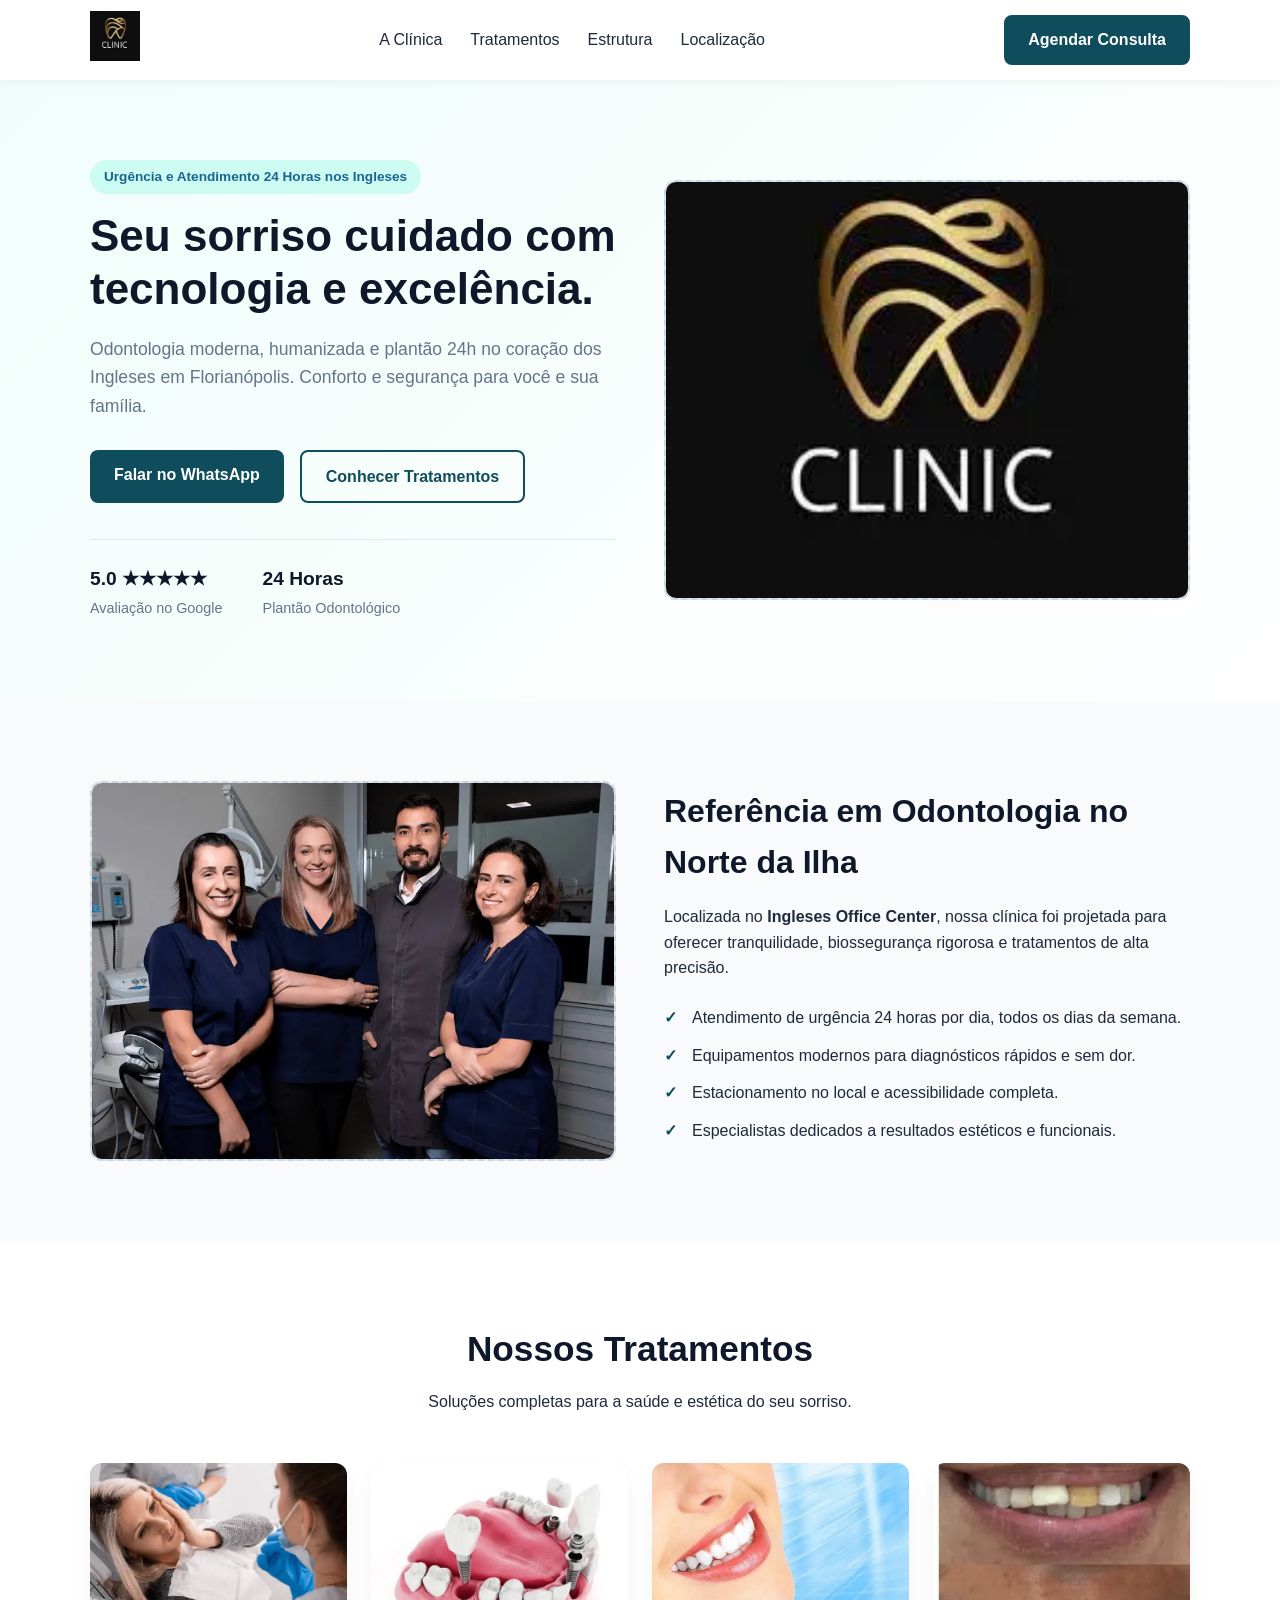
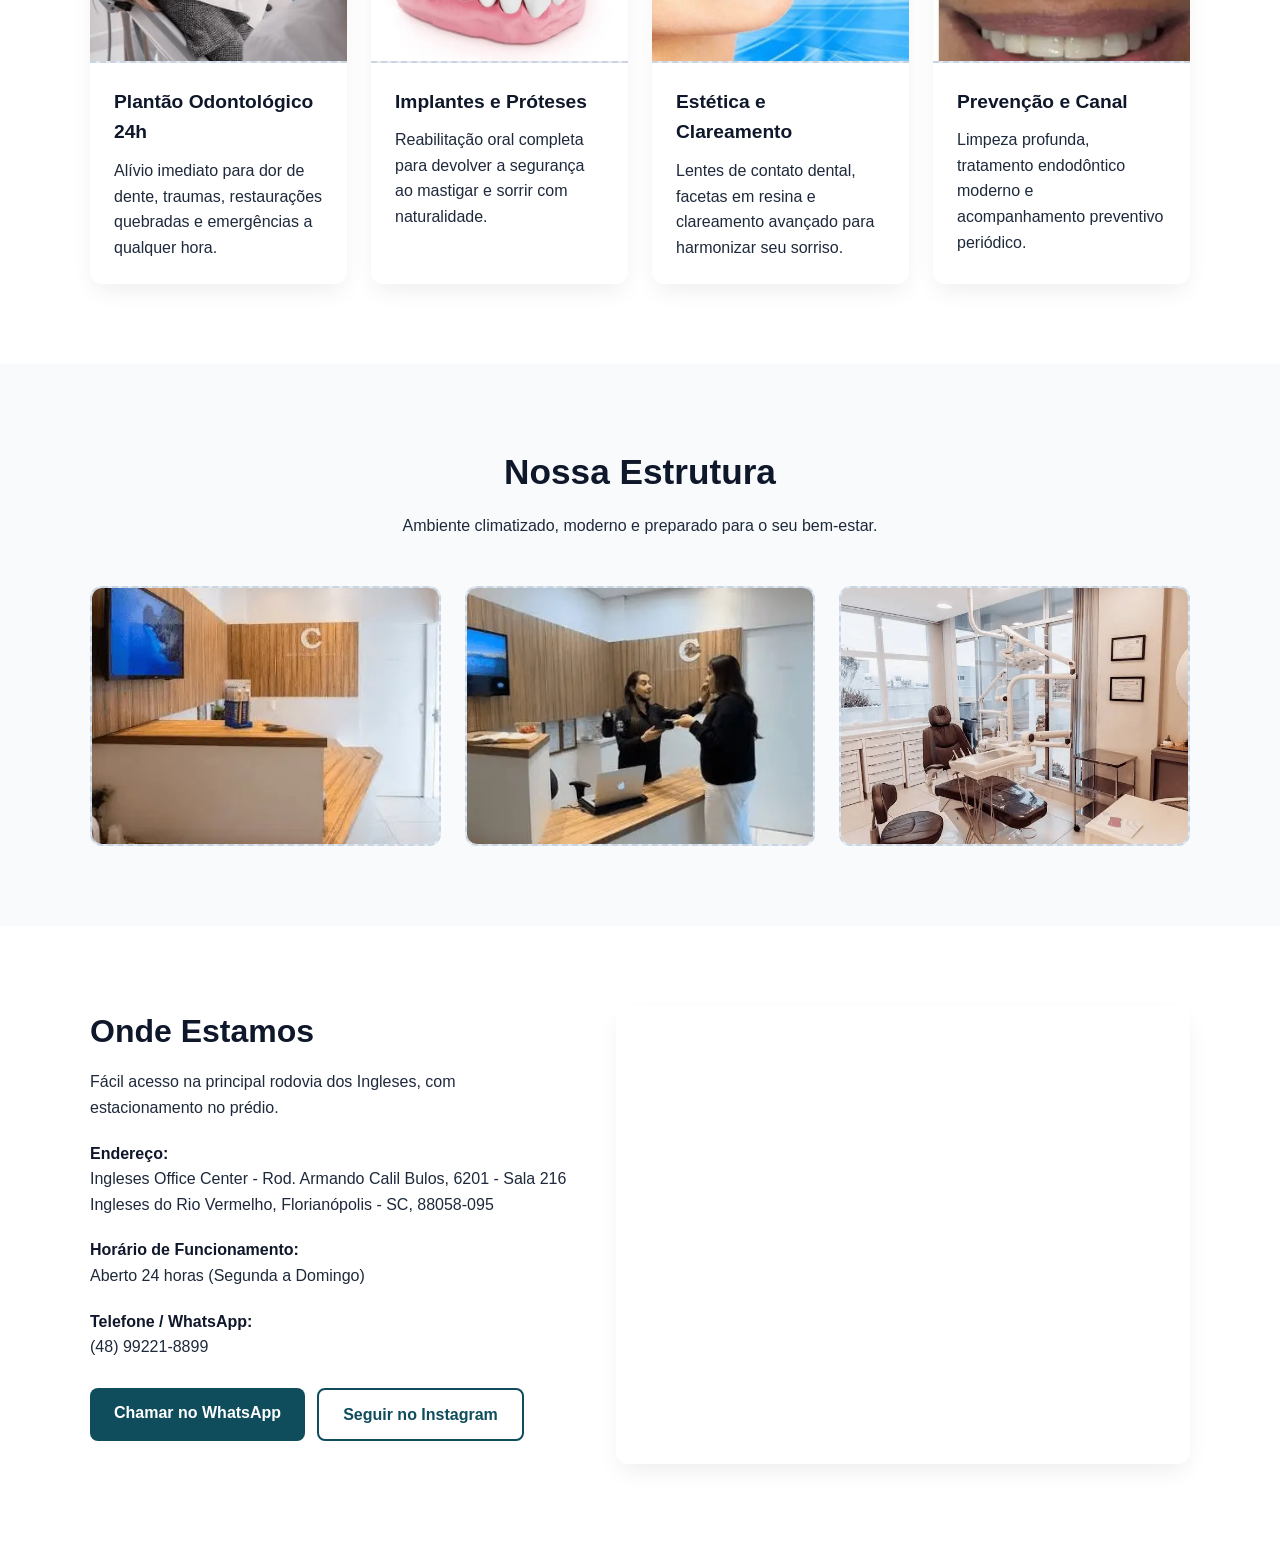
<file: clinica-odontolodica.html>
<!DOCTYPE html>
<html lang="pt-BR">

<head>
    <meta charset="UTF-8">
    <meta name="viewport" content="width=device-width, initial-scale=1.0">
    <title>Clinic Odontologia Avançada - Ingleses | Florianópolis</title>
    <link rel="stylesheet" href="estilos/clinica-odontologica.css">
    <meta name="author" content="Lucas Daniel Gomes Echeverria">
    <meta name="description"
        content="Esse site é para fiz pratica em meus conhecimento em desemvolvimento web e para fazer prospecção para venda de serviços">
</head>

<body>

    <!-- Cabeçalho / Navegação -->
    <header class="header">
        <div class="container nav-container">
            <a href="#" class="logo">
                <!-- ESPAÇO PARA SUA LOGO: Substitua o texto pela tag <img> se desejar -->
                <img src="imagens/hero.webp" alt="Clinic Odontologia Avançada"
                    onerror="this.style.display='none'; this.nextElementSibling.style.display='block';">
                <span class="logo-text" style="display:none;">Clinic <strong>Odontologia Avançada</strong></span>
            </a>
            <nav class="nav-links">
                <a href="#sobre">A Clínica</a>
                <a href="#tratamentos">Tratamentos</a>
                <a href="#estrutura">Estrutura</a>
                <a href="#contato">Localização</a>
            </nav>
            <a href="https://wa.me." target="_blank" class="btn btn-primary">
                Agendar Consulta
            </a>
        </div>
    </header>

    <!-- Seção Principal (Hero) -->
    <section class="hero">
        <div class="container hero-grid">
            <div class="hero-content">
                <span class="badge">Urgência e Atendimento 24 Horas nos Ingleses</span>
                <h1>Seu sorriso cuidado com tecnologia e excelência.</h1>
                <p>Odontologia moderna, humanizada e plantão 24h no coração dos Ingleses em Florianópolis. Conforto e
                    segurança para você e sua família.</p>
                <div class="hero-buttons">
                    <a href="https://wa.me." target="_blank" class="btn btn-primary">
                        Falar no WhatsApp
                    </a>
                    <a href="#tratamentos" class="btn btn-outline">Conhecer Tratamentos</a>
                </div>
                <div class="hero-stats">
                    <div>
                        <strong>5.0 ★★★★★</strong>
                        <span>Avaliação no Google</span>
                    </div>
                    <div>
                        <strong>24 Horas</strong>
                        <span>Plantão Odontológico</span>
                    </div>
                </div>
            </div>

            <!-- ESPAÇO PARA IMAGEM PRINCIPAL -->
            <div class="hero-image-box">
                <img src="imagens/hero.webp" alt="Atendimento Clinic Odontologia Avançada" class="img-slot">
                <div class="placeholder-hint">Insira sua foto principal aqui:<br><code>images/hero-clinica.jpg</code>
                </div>
            </div>
        </div>
    </section>

    <!-- Seção Sobre / Diferenciais -->
    <section id="sobre" class="section bg-light">
        <div class="container about-grid">
            <!-- ESPAÇO PARA IMAGEM DA EQUIPE OU CONSULTÓRIO -->
            <div class="about-image-box">
                <img src="imagens/team-image.webp" alt="Equipe Clinic Odontologia" class="img-slot">
                <div class="placeholder-hint">Insira foto da equipe ou fachada:<br><code>images/sobre-equipe.jpg</code>
                </div>
            </div>

            <div class="about-content">
                <h2>Referência em Odontologia no Norte da Ilha</h2>
                <p>Localizada no <strong>Ingleses Office Center</strong>, nossa clínica foi projetada para oferecer
                    tranquilidade, biossegurança rigorosa e tratamentos de alta precisão.</p>
                <ul class="check-list">
                    <li>Atendimento de urgência 24 horas por dia, todos os dias da semana.</li>
                    <li>Equipamentos modernos para diagnósticos rápidos e sem dor.</li>
                    <li>Estacionamento no local e acessibilidade completa.</li>
                    <li>Especialistas dedicados a resultados estéticos e funcionais.</li>
                </ul>
            </div>
        </div>
    </section>

    <!-- Seção de Tratamentos -->
    <section id="tratamentos" class="section">
        <div class="container">
            <div class="section-header">
                <h2>Nossos Tratamentos</h2>
                <p>Soluções completas para a saúde e estética do seu sorriso.</p>
            </div>

            <div class="cards-grid">
                <!-- Card 1 -->
                <div class="card">
                    <div class="card-img-wrapper">
                        <img src="imagens/full-time-image.webp" alt="Plantão 24h" class="img-slot">
                        <div class="placeholder-hint"><code>images/tratamento-urgencia.jpg</code></div>
                    </div>
                    <div class="card-body">
                        <h3>Plantão Odontológico 24h</h3>
                        <p>Alívio imediato para dor de dente, traumas, restaurações quebradas e emergências a qualquer
                            hora.</p>
                    </div>
                </div>

                <!-- Card 2 -->
                <div class="card">
                    <div class="card-img-wrapper">
                        <img src="imagens/teeth-image.webp" alt="Implantes Dentários" class="img-slot">
                        <div class="placeholder-hint"><code>images/tratamento-implante.jpg</code></div>
                    </div>
                    <div class="card-body">
                        <h3>Implantes e Próteses</h3>
                        <p>Reabilitação oral completa para devolver a segurança ao mastigar e sorrir com naturalidade.
                        </p>
                    </div>
                </div>

                <!-- Card 3 -->
                <div class="card">
                    <div class="card-img-wrapper">
                        <img src="imagens/clear-teeth-image.webp" alt="Estética Dental" class="img-slot">
                        <div class="placeholder-hint"><code>images/tratamento-estetica.jpg</code></div>
                    </div>
                    <div class="card-body">
                        <h3>Estética e Clareamento</h3>
                        <p>Lentes de contato dental, facetas em resina e clareamento avançado para harmonizar seu
                            sorriso.</p>
                    </div>
                </div>

                <!-- Card 4 -->
                <div class="card">
                    <div class="card-img-wrapper">
                        <img src="imagens/general-image.webp" alt="Clínica Geral" class="img-slot">
                        <div class="placeholder-hint"><code>images/tratamento-geral.jpg</code></div>
                    </div>
                    <div class="card-body">
                        <h3>Prevenção e Canal</h3>
                        <p>Limpeza profunda, tratamento endodôntico moderno e acompanhamento preventivo periódico.</p>
                    </div>
                </div>
            </div>
        </div>
    </section>

    <!-- Galeria / Estrutura -->
    <section id="estrutura" class="section bg-light">
        <div class="container">
            <div class="section-header">
                <h2>Nossa Estrutura</h2>
                <p>Ambiente climatizado, moderno e preparado para o seu bem-estar.</p>
            </div>
            <div class="gallery-grid">
                <div class="gallery-item">
                    <img src="imagens/recepcao.webp" alt="Recepção" class="img-slot">
                    <div class="placeholder-hint"><code>images/estrutura-1.jpg</code></div>
                </div>
                <div class="gallery-item">
                    <img src="imagens/consultoria.webp" alt="Consultório" class="img-slot">
                    <div class="placeholder-hint"><code>images/estrutura-2.jpg</code></div>
                </div>
                <div class="gallery-item">
                    <img src="imagens/equipamentos.webp" alt="Equipamentos" class="img-slot">
                    <div class="placeholder-hint"><code>images/estrutura-3.jpg</code></div>
                </div>
            </div>
        </div>
    </section>

    <footer>
        <section id="contato" class="section">
            <div class="container contact-grid">
                <div class="contact-info">
                    <h2>Onde Estamos</h2>
                    <p>Fácil acesso na principal rodovia dos Ingleses, com estacionamento no prédio.</p>

                    <div class="info-item">
                        <strong>Endereço:</strong>
                        <p>Ingleses Office Center - Rod. Armando Calil Bulos, 6201 - Sala 216<br>Ingleses do Rio
                            Vermelho,
                            Florianópolis - SC, 88058-095</p>
                    </div>

                    <div class="info-item">
                        <strong>Horário de Funcionamento:</strong>
                        <p>Aberto 24 horas (Segunda a Domingo)</p>
                    </div>

                    <div class="info-item">
                        <strong>Telefone / WhatsApp:</strong>
                        <p>(48) 99221-8899</p>
                    </div>

                    <div class="contact-actions">
                        <a href="https://wa.me" target="_blank" class="btn btn-primary">Chamar no WhatsApp</a>
                        <a href="https://www.instagram.com/clinicodontologiaa/" target="_blank"
                            class="btn btn-outline">Seguir no Instagram</a>
                    </div>
                </div>

                <!-- Mapa Incorporado -->
                <div class="map-box">
                    <iframe
                        src="https://www.google.com/maps/embed?pb=!1m18!1m12!1m3!1d3541.032822148766!2d-48.40229092553549!3d-27.43708781531566!2m3!1f0!2f0!3f0!3m2!1i1024!2i768!4f13.1!3m3!1m2!1s0x9527420089a2a49b%3A0x34d9741e1e7c162f!2sClinic%20Odontologia%20Avan%C3%A7ada%20-%20Ingleses!5e0!3m2!1spt-BR!2sbr!4v1795037905375!5m2!1spt-BR!2sbr"
                        width="600" height="450" style="border:0;" allowfullscreen="" loading="lazy"
                        referrerpolicy="strict-origin-when-cross-origin"></iframe>
    </footer>

</body>
</file>
<file: estilos/clinica-odontologica.css>
:root {
    --primary: #0F4C5C;
    /* Verde-azulado clínico sofisticado */
    --primary-dark: #186592;
    --secondary: #E0F2F1;
    /* Azul de destaque */
    --dark: #0f172a;
    --text: #1E293B;
    --text-light: #64748b;
    --bg-light: #f8fafc;
    --white: #ffffff;
    --radius: 12px;
    --shadow: 0 10px 25px -5px rgba(0, 0, 0, 0.08);
}

* {
    margin: 0;
    padding: 0;
    box-sizing: border-box;
    font-family: 'Plus Jakarta Sans', sans-serif;
}

html {
    scroll-behavior: smooth;
}

body {
    color: var(--text);
    line-height: 1.6;
    background-color: var(--white);
}

.container {
    max-width: 1140px;
    margin: 0 auto;
    padding: 0 20px;
}

/* Botões */
.btn {
    display: inline-block;
    padding: 12px 24px;
    border-radius: 8px;
    font-weight: 600;
    text-decoration: none;
    transition: all 0.3s ease;
    cursor: pointer;
}

.btn-primary {
    background-color: var(--primary);
    color: var(--white);
}

.btn-primary:hover {
    background-color: var(--primary-dark);
    transform: translateY(-2px);
}

.btn-outline {
    border: 2px solid var(--primary);
    color: var(--primary);
}

.btn-outline:hover {
    background-color: var(--primary);
    color: var(--white);
}

/* Cabeçalho */
.header {
    background: var(--white);
    box-shadow: 0 2px 10px rgba(0, 0, 0, 0.05);
    position: sticky;
    top: 0;
    z-index: 100;
}

.nav-container {
    display: flex;
    justify-content: space-between;
    align-items: center;
    height: 80px;
}

.logo {
    text-decoration: none;
    color: var(--dark);
    font-size: 1.25rem;
}

.logo img {
    max-height: 50px;
}

.nav-links {
    display: flex;
    gap: 28px;
}

.nav-links a {
    text-decoration: none;
    color: var(--text);
    font-weight: 500;
    transition: color 0.2s;
}

.nav-links a:hover {
    color: var(--primary);
}

/* Hero Section */
.hero {
    padding: 80px 0;
    background: linear-gradient(135deg, #f0fdfa 0%, #ffffff 100%);
}

.hero-grid {
    display: grid;
    grid-template-columns: 1fr 1fr;
    gap: 48px;
    align-items: center;
}

.badge {
    display: inline-block;
    background: #ccfbf1;
    color: var(--primary-dark);
    padding: 6px 14px;
    border-radius: 50px;
    font-size: 0.85rem;
    font-weight: 600;
    margin-bottom: 16px;
}

.hero-content h1 {
    font-size: 2.75rem;
    color: var(--dark);
    line-height: 1.2;
    margin-bottom: 20px;
}

.hero-content p {
    font-size: 1.1rem;
    color: var(--text-light);
    margin-bottom: 30px;
}

.hero-buttons {
    display: flex;
    gap: 16px;
    margin-bottom: 36px;
}

.hero-stats {
    display: flex;
    gap: 40px;
    padding-top: 24px;
    border-top: 1px solid #e2e8f0;
}

.hero-stats strong {
    display: block;
    font-size: 1.2rem;
    color: var(--dark);
}

.hero-stats span {
    font-size: 0.9rem;
    color: var(--text-light);
}

/* Estilo dos Slots de Imagem (Ajuda visual antes de você colocar as fotos) */
.hero-image-box,
.about-image-box,
.card-img-wrapper,
.gallery-item {
    position: relative;
    background-color: #e2e8f0;
    border-radius: var(--radius);
    overflow: hidden;
    display: flex;
    align-items: center;
    justify-content: center;
    border: 2px dashed #cbd5e1;
}

.hero-image-box {
    height: 420px;
}

.about-image-box {
    height: 380px;
}

.card-img-wrapper {
    height: 200px;
    border-radius: 0;
    border: none;
    border-bottom: 2px dashed #cbd5e1;
}

.gallery-item {
    height: 260px;
}

.img-slot {
    width: 100%;
    height: 100%;
    object-fit: cover;
    position: relative;
    z-index: 2;
}

/* Esconde a borda pontilhada quando a imagem carregar */
.placeholder-hint {
    position: absolute;
    z-index: 1;
    text-align: center;
    color: var(--text-light);
    font-size: 0.85rem;
    padding: 16px;
}

/* Seções Gerais */
.section {
    padding: 80px 0;
}

.bg-light {
    background-color: var(--bg-light);
}

.section-header {
    text-align: center;
    max-width: 600px;
    margin: 0 auto 48px;
}

.section-header h2 {
    font-size: 2.2rem;
    color: var(--dark);
    margin-bottom: 12px;
}

/* Sobre */
.about-grid {
    display: grid;
    grid-template-columns: 1fr 1fr;
    gap: 48px;
    align-items: center;
}

.about-content h2 {
    font-size: 2rem;
    color: var(--dark);
    margin-bottom: 16px;
}

.check-list {
    list-style: none;
    margin-top: 24px;
}

.check-list li {
    position: relative;
    padding-left: 28px;
    margin-bottom: 12px;
}

.check-list li::before {
    content: "✓";
    position: absolute;
    left: 0;
    color: var(--primary);
    font-weight: bold;
}

/* Cards de Tratamentos */
.cards-grid {
    display: grid;
    grid-template-columns: repeat(auto-fit, minmax(250px, 1fr));
    gap: 24px;
}

.card {
    background: var(--white);
    border-radius: var(--radius);
    box-shadow: var(--shadow);
    overflow: hidden;
    transition: transform 0.3s ease;
}

.card:hover {
    transform: translateY(-5px);
}

.card-body {
    padding: 24px;
}

.card-body h3 {
    color: var(--dark);
    margin-bottom: 10px;
    font-size: 1.2rem;
}

/* Galeria */
.gallery-grid {
    display: grid;
    grid-template-columns: repeat(3, 1fr);
    gap: 24px;
}

/* Contato e Mapa */
.contact-grid {
    display: grid;
    grid-template-columns: 1fr 1.2fr;
    gap: 48px;
}

.contact-info h2 {
    font-size: 2rem;
    color: var(--dark);
    margin-bottom: 12px;
}

.info-item {
    margin-top: 20px;
}

.info-item strong {
    display: block;
    color: var(--dark);
}

.contact-actions {
    display: flex;
    gap: 12px;
    margin-top: 28px;
    flex-wrap: wrap;
}

.map-box {
    min-height: 360px;
    border-radius: var(--radius);
    overflow: hidden;
    box-shadow: var(--shadow);
}

/* Rodapé */
.footer {
    background-color: var(--dark);
    color: #94a3b8;
    padding: 32px 0;
    font-size: 0.9rem;
}

.footer-content {
    display: flex;
    justify-content: space-between;
    align-items: center;
}

/* Botão Flutuante WhatsApp */
.whatsapp-float {
    position: fixed;
    bottom: 24px;
    right: 24px;
    background-color: #25d366;
    color: white;
    padding: 14px 22px;
    border-radius: 50px;
    font-weight: 700;
    text-decoration: none;
    box-shadow: 0 4px 15px rgba(37, 211, 102, 0.4);
    z-index: 999;
    transition: transform 0.3s;
}

.whatsapp-float:hover {
    transform: scale(1.05);
}

/* Responsividade (Celulares e Tablets) */
@media (max-width: 768px) {
    .nav-links {
        display: none;
    }

    .hero-grid,
    .about-grid,
    .contact-grid,
    .gallery-grid {
        grid-template-columns: 1fr;
    }

    .hero-content h1 {
        font-size: 2rem;
    }

    .footer-content {
        flex-direction: column;
        gap: 8px;
        text-align: center;
    }
}
</file>
